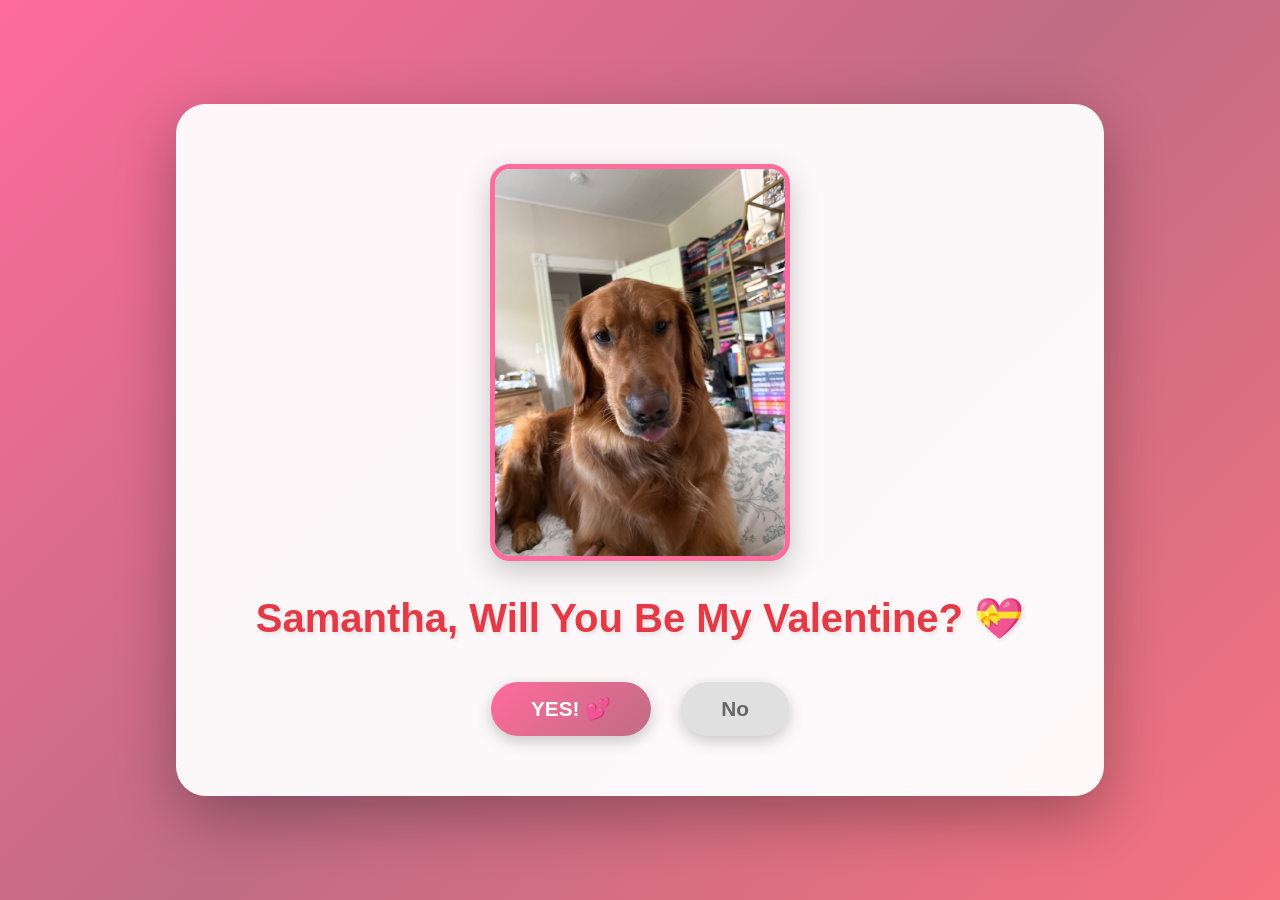
<file: index.html>
<!DOCTYPE html>
<html lang="en">
<head>
    <meta charset="UTF-8">
    <meta name="viewport" content="width=device-width, initial-scale=1.0">
    <title>Will You Be My Valentine? 💕</title>
    <link rel="stylesheet" href="styles.css">
</head>
<body>
    <div class="container">
        <img src="IMG_3922.jpeg" alt="Us" class="home-image">
        <h1 class="question">Samantha, Will You Be My Valentine? 💝</h1>
        <div class="buttons">
            <button id="yesBtn" class="btn yes-btn">YES! 💕</button>
            <button id="noBtn" class="btn no-btn">No</button>
        </div>
    </div>

    <script src="script.js"></script>
</body>
</html>
</file>
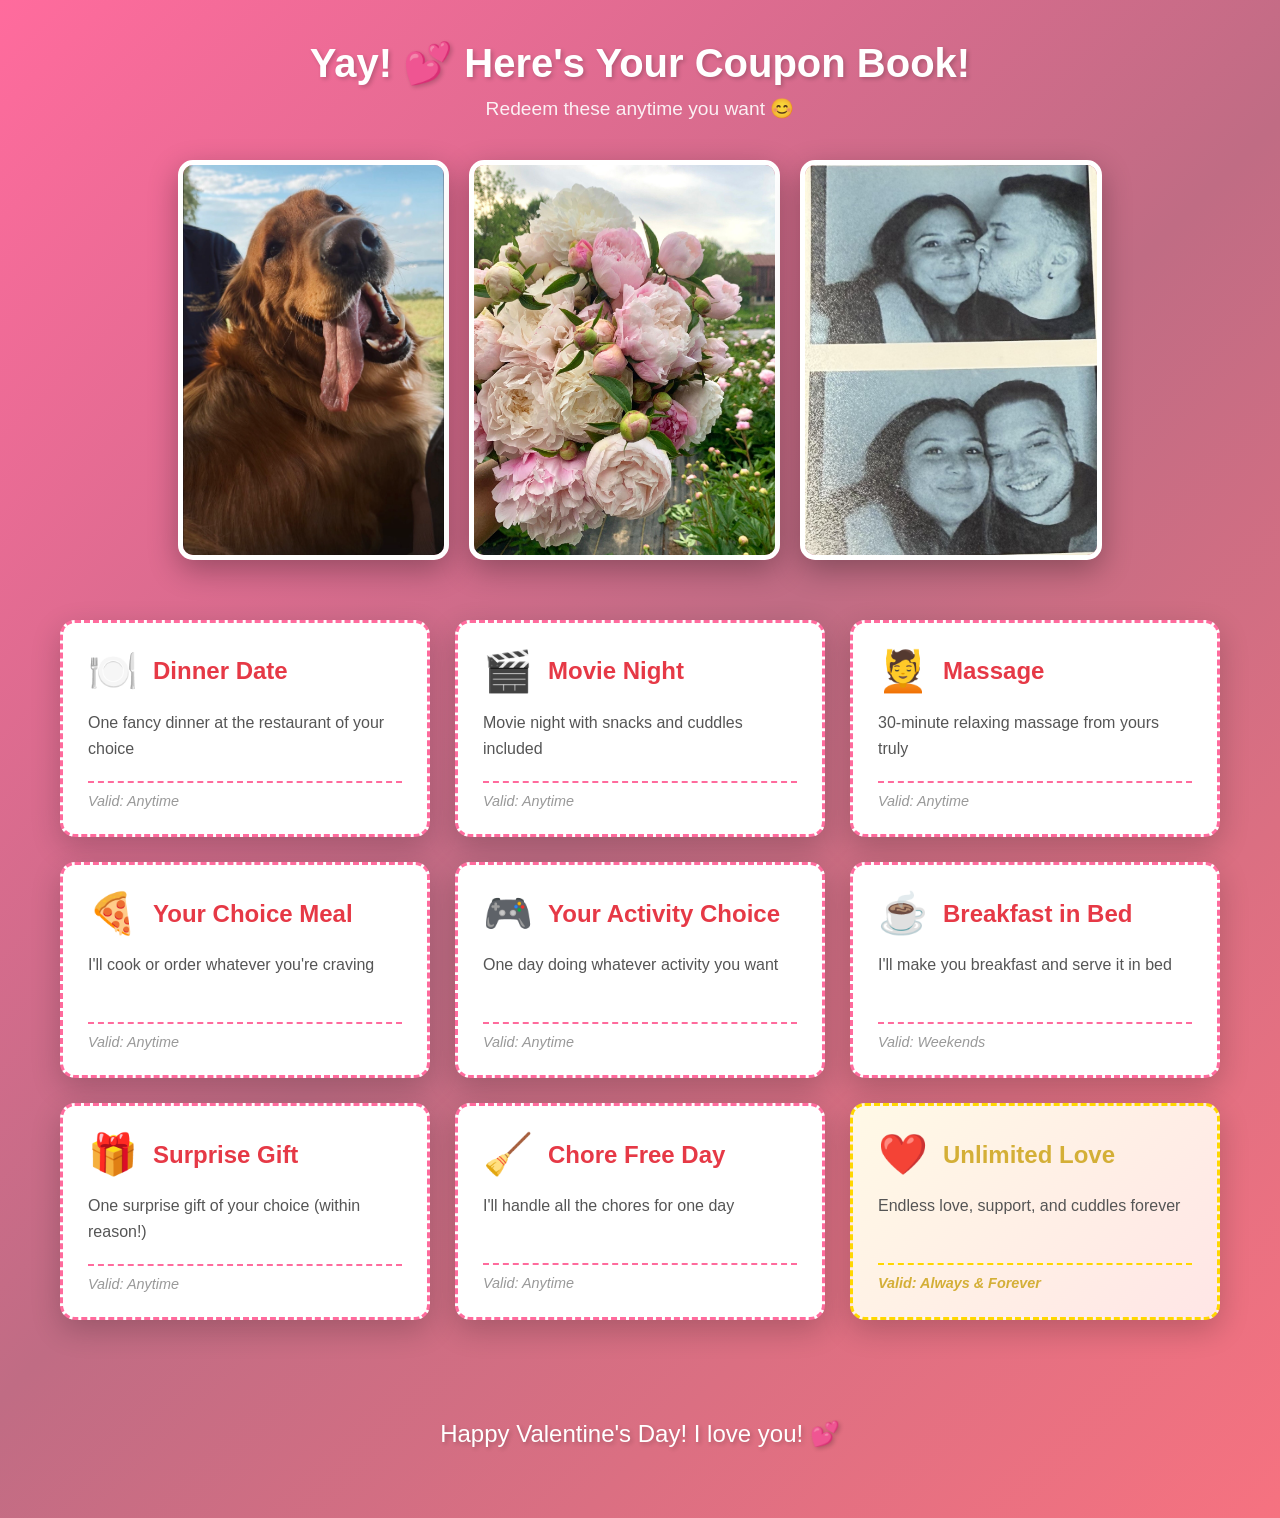
<file: coupons.html>
<!DOCTYPE html>
<html lang="en">
<head>
    <meta charset="UTF-8">
    <meta name="viewport" content="width=device-width, initial-scale=1.0">
    <title>Your Valentine's Coupon Book 💕</title>
    <link rel="stylesheet" href="coupon-styles.css">
</head>
<body>
    <div class="header">
        <h1>Yay! 💕 Here's Your Coupon Book!</h1>
        <p class="subtitle">Redeem these anytime you want 😊</p>
    </div>

    <div class="photo-gallery">
        <img src="IMG_3608.jpeg" alt="Memory 1" class="gallery-image">
        <img src="IMG_2764.jpeg" alt="Memory 2" class="gallery-image">
        <img src="IMG_3318.jpeg" alt="Memory 3" class="gallery-image">
    </div>

    <div class="coupon-container">
        <div class="coupon">
            <div class="coupon-header">
                <span class="coupon-icon">🍽️</span>
                <h2>Dinner Date</h2>
            </div>
            <p class="coupon-description">One fancy dinner at the restaurant of your choice</p>
            <div class="coupon-footer">Valid: Anytime</div>
        </div>

        <div class="coupon">
            <div class="coupon-header">
                <span class="coupon-icon">🎬</span>
                <h2>Movie Night</h2>
            </div>
            <p class="coupon-description">Movie night with snacks and cuddles included</p>
            <div class="coupon-footer">Valid: Anytime</div>
        </div>

        <div class="coupon">
            <div class="coupon-header">
                <span class="coupon-icon">💆</span>
                <h2>Massage</h2>
            </div>
            <p class="coupon-description">30-minute relaxing massage from yours truly</p>
            <div class="coupon-footer">Valid: Anytime</div>
        </div>

        <div class="coupon">
            <div class="coupon-header">
                <span class="coupon-icon">🍕</span>
                <h2>Your Choice Meal</h2>
            </div>
            <p class="coupon-description">I'll cook or order whatever you're craving</p>
            <div class="coupon-footer">Valid: Anytime</div>
        </div>

        <div class="coupon">
            <div class="coupon-header">
                <span class="coupon-icon">🎮</span>
                <h2>Your Activity Choice</h2>
            </div>
            <p class="coupon-description">One day doing whatever activity you want</p>
            <div class="coupon-footer">Valid: Anytime</div>
        </div>

        <div class="coupon">
            <div class="coupon-header">
                <span class="coupon-icon">☕</span>
                <h2>Breakfast in Bed</h2>
            </div>
            <p class="coupon-description">I'll make you breakfast and serve it in bed</p>
            <div class="coupon-footer">Valid: Weekends</div>
        </div>

        <div class="coupon">
            <div class="coupon-header">
                <span class="coupon-icon">🎁</span>
                <h2>Surprise Gift</h2>
            </div>
            <p class="coupon-description">One surprise gift of your choice (within reason!)</p>
            <div class="coupon-footer">Valid: Anytime</div>
        </div>

        <div class="coupon">
            <div class="coupon-header">
                <span class="coupon-icon">🧹</span>
                <h2>Chore Free Day</h2>
            </div>
            <p class="coupon-description">I'll handle all the chores for one day</p>
            <div class="coupon-footer">Valid: Anytime</div>
        </div>

        <div class="coupon special-coupon">
            <div class="coupon-header">
                <span class="coupon-icon">❤️</span>
                <h2>Unlimited Love</h2>
            </div>
            <p class="coupon-description">Endless love, support, and cuddles forever</p>
            <div class="coupon-footer">Valid: Always & Forever</div>
        </div>
    </div>

    <div class="footer-message">
        <p>Happy Valentine's Day! I love you! 💕</p>
    </div>
</body>
</html>
</file>
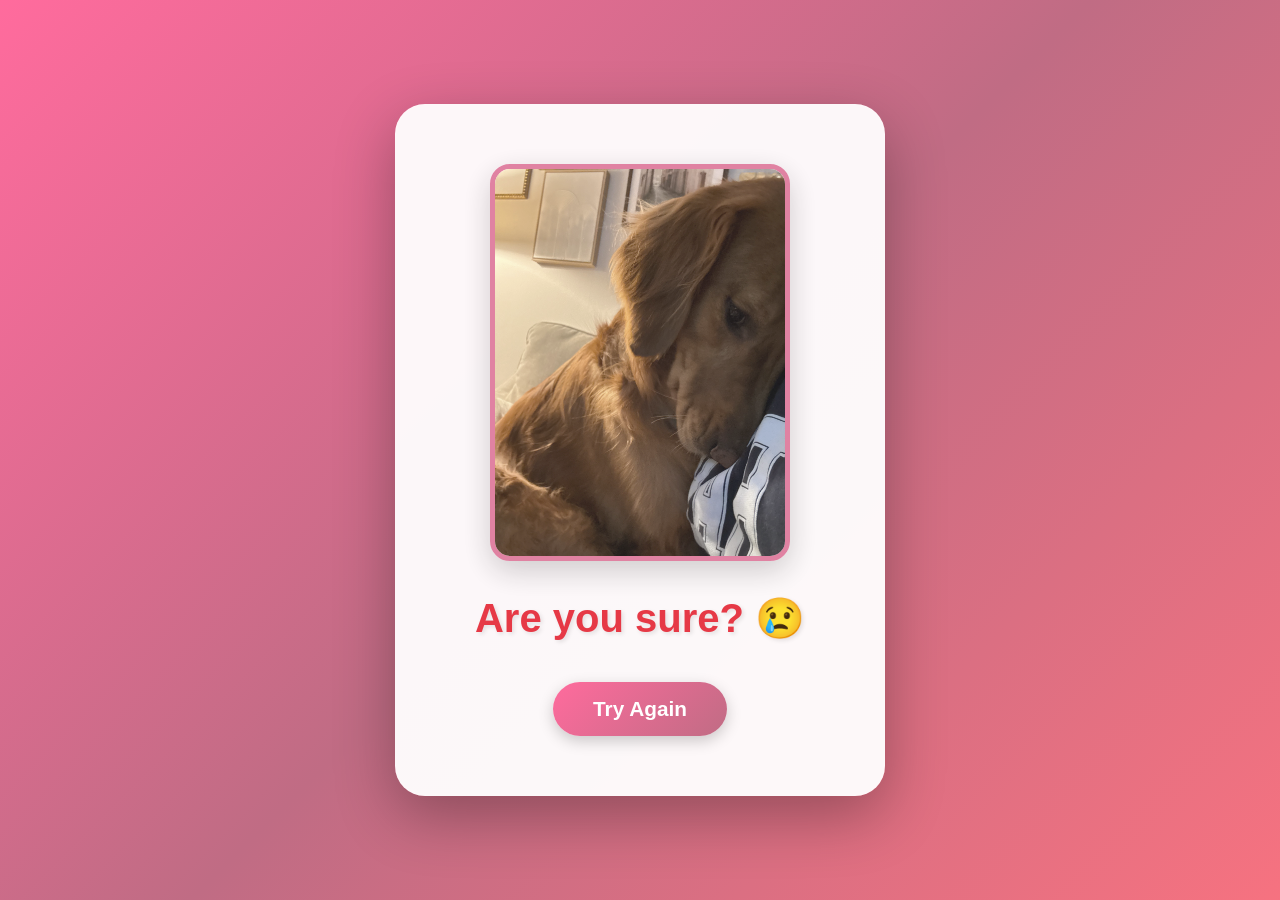
<file: no.html>
<!DOCTYPE html>
<html lang="en">
<head>
    <meta charset="UTF-8">
    <meta name="viewport" content="width=device-width, initial-scale=1.0">
    <title>Are You Sure? 😢</title>
    <link rel="stylesheet" href="styles.css">
</head>
<body>
    <div class="container">
        <img src="75860611772__5124F120-7610-4A1D-8469-CD0460BEEF5A.jpeg" alt="Us" class="home-image sad-image">
        <h1 class="question sad-question">Are you sure? 😢</h1>
        <div class="buttons">
            <button onclick="window.location.href='index.html'" class="btn yes-btn">Try Again</button>
        </div>
    </div>
</body>
</html>
</file>
<file: styles.css>
* {
    margin: 0;
    padding: 0;
    box-sizing: border-box;
}

body {
    font-family: 'Segoe UI', Tahoma, Geneva, Verdana, sans-serif;
    background: linear-gradient(135deg, #ff6b9d 0%, #c06c84 50%, #f67280 100%);
    min-height: 100vh;
    display: flex;
    justify-content: center;
    align-items: center;
    overflow: hidden;
}

.container {
    text-align: center;
    background: rgba(255, 255, 255, 0.95);
    padding: 60px 80px;
    border-radius: 30px;
    box-shadow: 0 20px 60px rgba(0, 0, 0, 0.3);
    animation: fadeIn 1s ease-in;
}

.home-image {
    max-width: 300px;
    width: 100%;
    height: auto;
    border-radius: 20px;
    margin-bottom: 30px;
    box-shadow: 0 10px 30px rgba(0, 0, 0, 0.2);
    border: 5px solid #ff6b9d;
    animation: fadeIn 1.5s ease-in;
}

.sad-image {
    filter: grayscale(30%);
    opacity: 0.9;
}

.sad-question {
    color: #6b7280;
}

@keyframes fadeIn {
    from {
        opacity: 0;
        transform: translateY(-30px);
    }
    to {
        opacity: 1;
        transform: translateY(0);
    }
}

.question {
    font-size: 2.5rem;
    color: #e63946;
    margin-bottom: 40px;
    text-shadow: 2px 2px 4px rgba(0, 0, 0, 0.1);
}

.buttons {
    display: flex;
    gap: 30px;
    justify-content: center;
    align-items: center;
}

.btn {
    padding: 15px 40px;
    font-size: 1.3rem;
    font-weight: bold;
    border: none;
    border-radius: 50px;
    cursor: pointer;
    transition: all 0.3s ease;
    box-shadow: 0 5px 15px rgba(0, 0, 0, 0.2);
}

.yes-btn {
    background: linear-gradient(135deg, #ff6b9d, #c06c84);
    color: white;
}

.yes-btn:hover {
    transform: scale(1.1);
    box-shadow: 0 8px 25px rgba(255, 107, 157, 0.5);
}

.no-btn {
    background: #e0e0e0;
    color: #666;
}

.no-btn:hover {
    background: #d0d0d0;
    transform: scale(0.95);
}

.no-btn:active {
    animation: shake 0.5s;
}

@keyframes shake {
    0%, 100% { transform: translateX(0); }
    25% { transform: translateX(-10px); }
    75% { transform: translateX(10px); }
}

/* Responsive design */
@media (max-width: 768px) {
    body {
        overflow: auto;
    }
    
    .container {
        padding: 30px 20px;
        margin: 20px;
    }
    
    .home-image {
        max-width: 250px;
        border: 3px solid #ff6b9d;
    }
    
    .question {
        font-size: 1.5rem;
        margin-bottom: 30px;
    }
    
    .buttons {
        flex-direction: column;
        gap: 15px;
    }
    
    .btn {
        width: 100%;
        padding: 12px 30px;
        font-size: 1.1rem;
    }
}

@media (max-width: 480px) {
    .container {
        padding: 25px 15px;
        margin: 10px;
        border-radius: 20px;
    }
    
    .home-image {
        max-width: 200px;
    }
    
    .question {
        font-size: 1.3rem;
    }
    
    .btn {
        font-size: 1rem;
    }
}
</file>
<file: coupon-styles.css>
* {
    margin: 0;
    padding: 0;
    box-sizing: border-box;
}

body {
    font-family: 'Segoe UI', Tahoma, Geneva, Verdana, sans-serif;
    background: linear-gradient(135deg, #ff6b9d 0%, #c06c84 50%, #f67280 100%);
    min-height: 100vh;
    padding: 40px 20px;
}

.header {
    text-align: center;
    color: white;
    margin-bottom: 40px;
    animation: fadeInDown 1s ease;
}

@keyframes fadeInDown {
    from {
        opacity: 0;
        transform: translateY(-30px);
    }
    to {
        opacity: 1;
        transform: translateY(0);
    }
}

.header h1 {
    font-size: 2.5rem;
    margin-bottom: 10px;
    text-shadow: 2px 2px 4px rgba(0, 0, 0, 0.2);
}

.subtitle {
    font-size: 1.2rem;
    opacity: 0.9;
}

.photo-gallery {
    max-width: 1200px;
    margin: 0 auto 40px auto;
    display: flex;
    justify-content: center;
    align-items: center;
    flex-wrap: wrap;
    gap: 20px;
    padding: 0 20px;
    animation: fadeInUp 1s ease;
}

.gallery-image {
    max-width: 350px;
    max-height: 400px;
    width: auto;
    height: auto;
    object-fit: contain;
    border-radius: 15px;
    box-shadow: 0 10px 30px rgba(0, 0, 0, 0.3);
    border: 5px solid white;
    transition: transform 0.3s ease, box-shadow 0.3s ease;
}

.gallery-image:hover {
    transform: scale(1.05);
    box-shadow: 0 15px 40px rgba(0, 0, 0, 0.4);
}

.coupon-container {
    max-width: 1200px;
    margin: 0 auto;
    display: grid;
    grid-template-columns: repeat(auto-fit, minmax(300px, 1fr));
    gap: 25px;
    padding: 20px;
}

.coupon {
    background: white;
    border-radius: 15px;
    padding: 25px;
    box-shadow: 0 10px 30px rgba(0, 0, 0, 0.2);
    transition: all 0.3s ease;
    animation: fadeInUp 0.8s ease;
    border: 3px dashed #ff6b9d;
    position: relative;
    overflow: hidden;
}

@keyframes fadeInUp {
    from {
        opacity: 0;
        transform: translateY(30px);
    }
    to {
        opacity: 1;
        transform: translateY(0);
    }
}

.coupon:hover {
    transform: translateY(-10px);
    box-shadow: 0 15px 40px rgba(0, 0, 0, 0.3);
}

.coupon::before {
    content: '';
    position: absolute;
    top: 0;
    left: -100%;
    width: 100%;
    height: 100%;
    background: linear-gradient(90deg, transparent, rgba(255, 255, 255, 0.3), transparent);
    transition: left 0.5s;
}

.coupon:hover::before {
    left: 100%;
}

.coupon-header {
    display: flex;
    align-items: center;
    margin-bottom: 15px;
    gap: 15px;
}

.coupon-icon {
    font-size: 2.5rem;
}

.coupon-header h2 {
    color: #e63946;
    font-size: 1.5rem;
}

.coupon-description {
    color: #555;
    font-size: 1rem;
    line-height: 1.6;
    margin-bottom: 20px;
    min-height: 50px;
}

.coupon-footer {
    color: #999;
    font-size: 0.9rem;
    font-style: italic;
    border-top: 2px dashed #ff6b9d;
    padding-top: 10px;
}

.special-coupon {
    border: 3px dashed gold;
    background: linear-gradient(135deg, #fff9e6 0%, #ffe6e6 100%);
}

.special-coupon .coupon-header h2 {
    color: #d4af37;
}

.special-coupon .coupon-footer {
    border-top: 2px dashed gold;
    color: #d4af37;
    font-weight: bold;
}

.footer-message {
    text-align: center;
    margin-top: 50px;
    padding: 30px;
}

.footer-message p {
    color: white;
    font-size: 1.5rem;
    text-shadow: 2px 2px 4px rgba(0, 0, 0, 0.2);
    animation: pulse 2s infinite;
}

@keyframes pulse {
    0%, 100% {
        transform: scale(1);
    }
    50% {
        transform: scale(1.05);
    }
}

/* Responsive design */
@media (max-width: 768px) {
    body {
        padding: 20px 10px;
    }
    
    .header h1 {
        font-size: 1.8rem;
        padding: 0 10px;
    }
    
    .subtitle {
        font-size: 1rem;
    }
    
    .photo-gallery {
        grid-template-columns: 1fr;
        gap: 15px;
        padding: 0 10px;
        margin-bottom: 30px;
    }
    
    .gallery-image {
        max-height: 300px;
        border: 3px solid white;
    }
    
    .gallery-image:hover {
        transform: scale(1.02);
    }
    
    .coupon-container {
        grid-template-columns: 1fr;
        padding: 10px;
        gap: 20px;
    }
    
    .coupon {
        padding: 20px;
    }
    
    .coupon:hover {
        transform: translateY(-5px);
    }
    
    .coupon-icon {
        font-size: 2rem;
    }
    
    .coupon-header h2 {
        font-size: 1.3rem;
    }
    
    .coupon-description {
        font-size: 0.95rem;
        min-height: auto;
    }
    
    .footer-message p {
        font-size: 1.2rem;
    }
}

@media (max-width: 480px) {
    body {
        padding: 15px 5px;
    }
    
    .header h1 {
        font-size: 1.5rem;
    }
    
    .subtitle {
        font-size: 0.9rem;
    }
    
    .photo-gallery {
        gap: 10px;
    }
    
    .gallery-image {
        max-height: 250px;
        border-radius: 10px;
    }
    
    .coupon {
        padding: 15px;
        border-radius: 12px;
    }
    
    .coupon-header {
        gap: 10px;
    }
    
    .coupon-icon {
        font-size: 1.8rem;
    }
    
    .coupon-header h2 {
        font-size: 1.1rem;
    }
    
    .coupon-description {
        font-size: 0.9rem;
    }
    
    .footer-message p {
        font-size: 1rem;
    }
}
</file>
